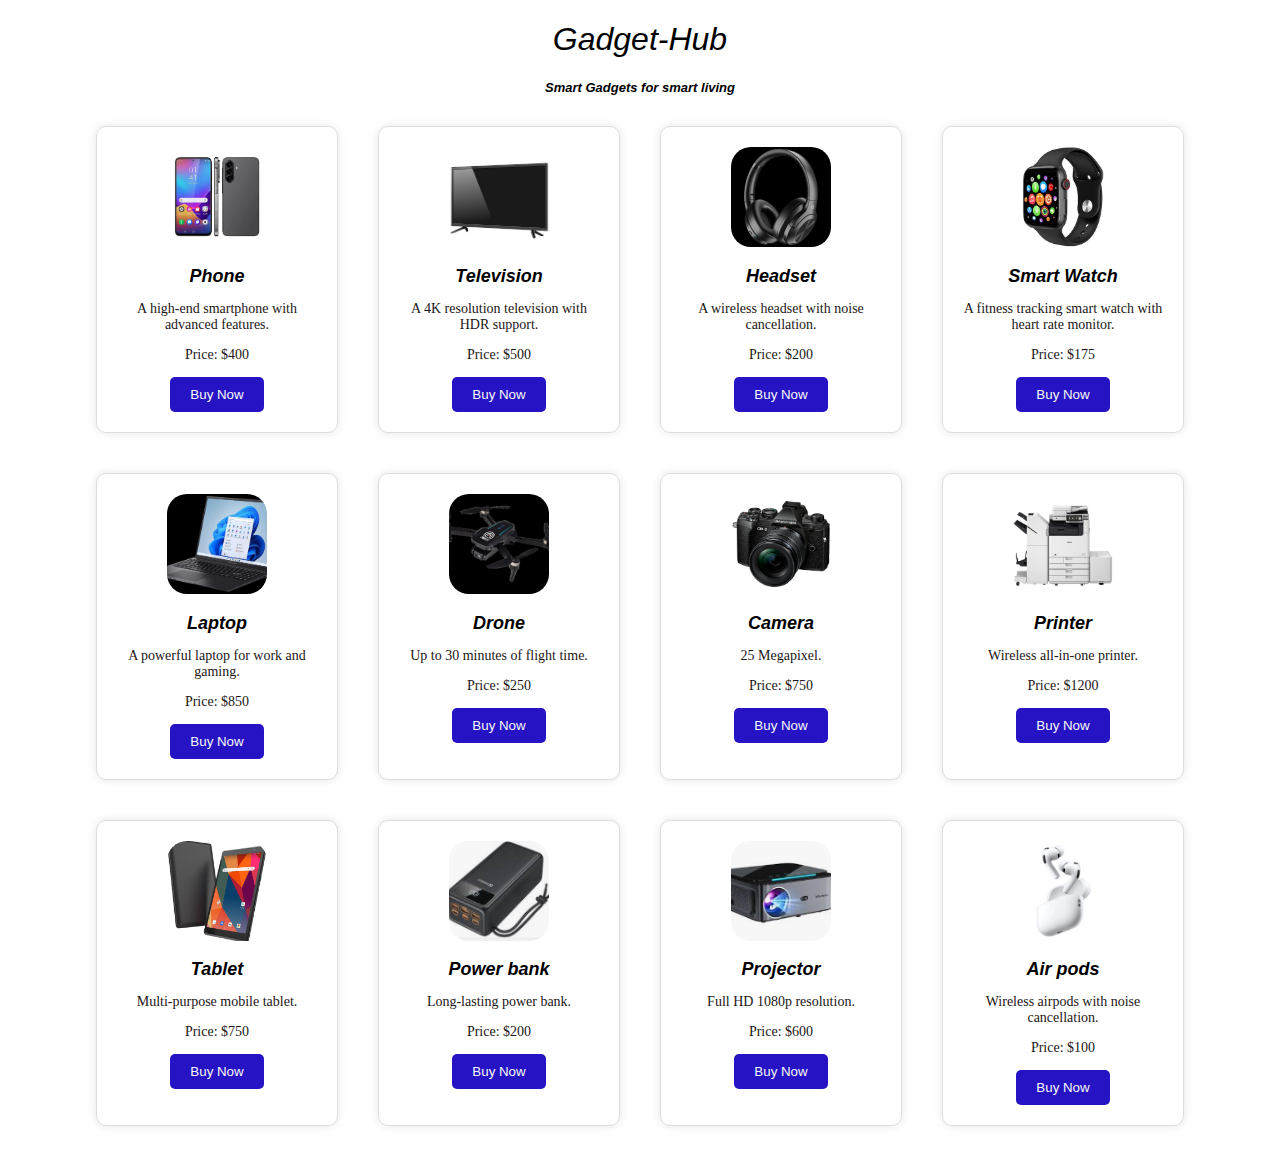
<file: index.html>
<!DOCTYPE html>
<html lang="en">
<head>
  <style>
    h1 {
       text-align: center;
       font-family:'Gill Sans', 'Gill Sans MT', Calibri, 'Trebuchet MS', sans-serif;
       font-style:oblique;
       font-size:xx-large;
       font-weight: 400;
    }
    h2 {
      text-align: center;
      font-family: Arial, Helvetica, sans-serif;
      font-size: small;
      font-style: italic;
    }
  </style>
  <meta charset="UTF-8">
  <meta name="viewport" content="width=device-width, initial-scale=1.0">
  <title>Gadget Store</title>
  <link rel="stylesheet" href="style.css">
</head>
<body>
  <h1>Gadget-Hub</h1>
  <h2>Smart Gadgets for smart living</h2>
  <div class="product-container" id="product-container">
    <!-- products will be generated here -->
  </div>

  <script src="script.js"></script>
</body>
</html>
</file>
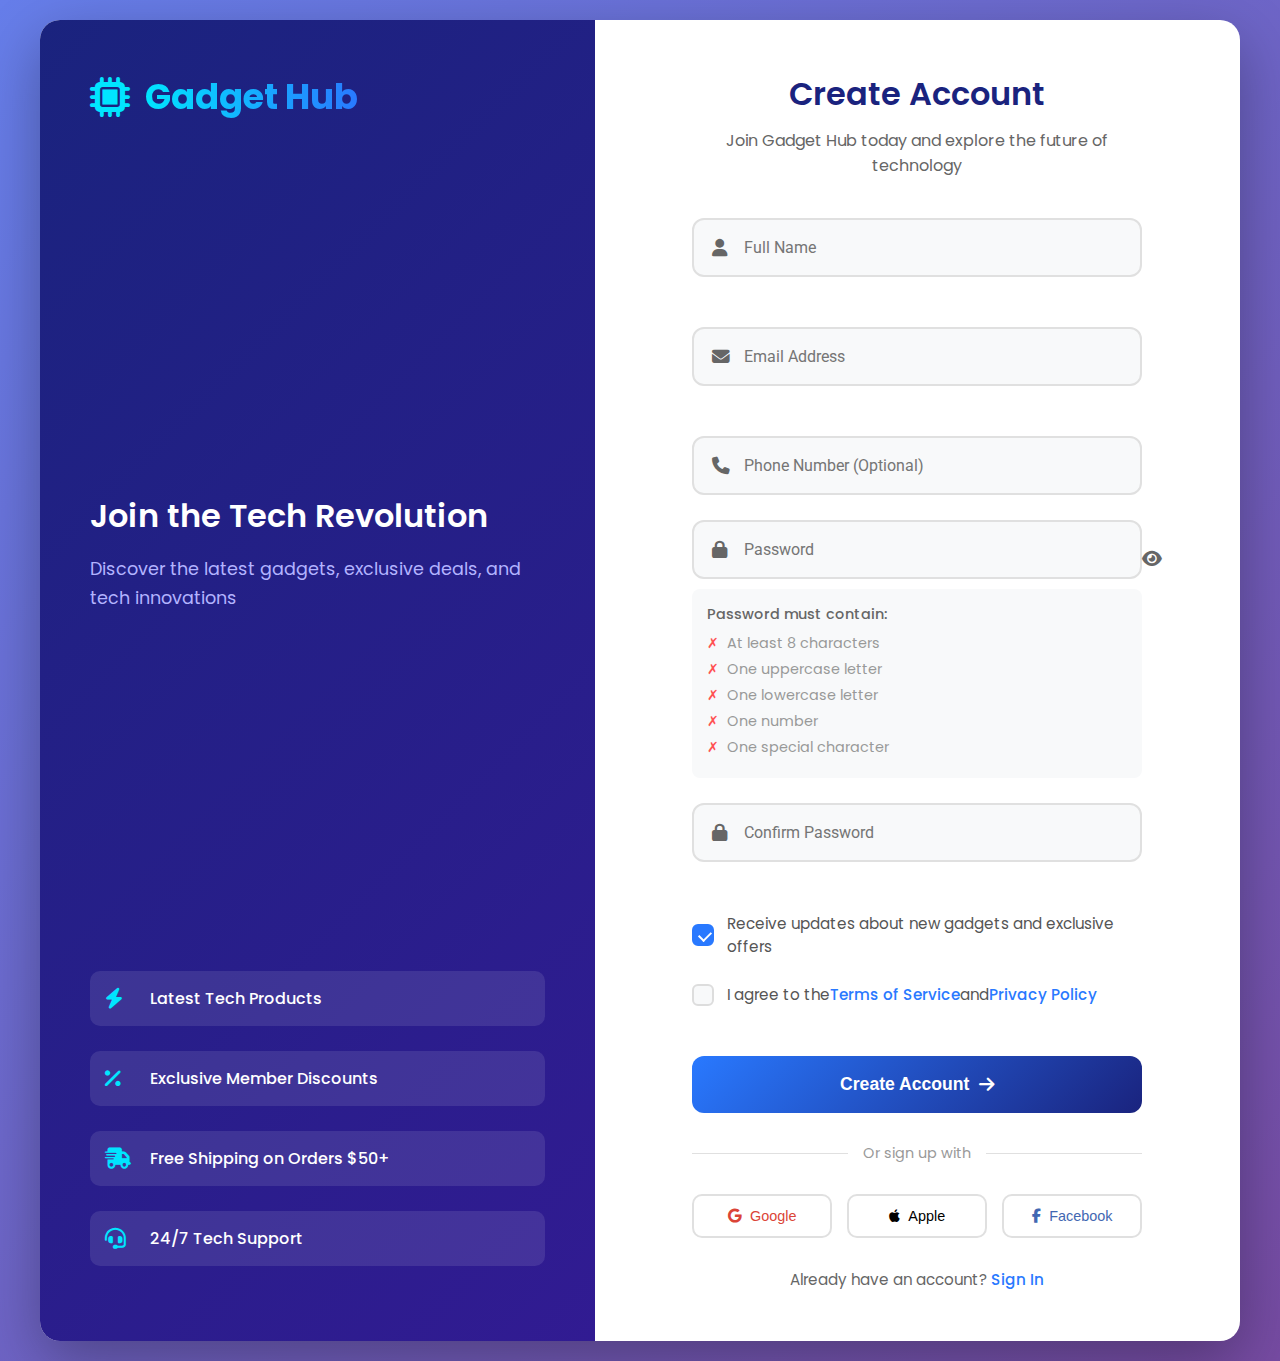
<file: log in.html>
<!DOCTYPE html>
<html lang="en">
<head>
    <meta charset="UTF-8">
    <meta name="viewport" content="width=device-width, initial-scale=1.0">
    <title>Gadget Hub - Sign Up</title>
    <link rel="stylesheet" href="https://cdnjs.cloudflare.com/ajax/libs/font-awesome/6.4.0/css/all.min.css">
    <link href="https://fonts.googleapis.com/css2?family=Poppins:wght@300;400;500;600;700&family=Roboto:wght@300;400;500&display=swap" rel="stylesheet">
    <style>
        * {
            margin: 0;
            padding: 0;
            box-sizing: border-box;
        }

        body {
            font-family: 'Poppins', sans-serif;
            background: linear-gradient(135deg, #667eea 0%, #764ba2 100%);
            min-height: 100vh;
            display: flex;
            justify-content: center;
            align-items: center;
            padding: 20px;
        }

        .container {
            display: flex;
            max-width: 1200px;
            width: 100%;
            background: white;
            border-radius: 20px;
            overflow: hidden;
            box-shadow: 0 20px 60px rgba(0, 0, 0, 0.3);
            min-height: 700px;
        }

        /* Left Section */
        .left-section {
            flex: 1;
            background: linear-gradient(135deg, #1a237e 0%, #311b92 100%);
            color: white;
            padding: 50px;
            display: flex;
            flex-direction: column;
            justify-content: space-between;
        }

        .brand {
            display: flex;
            align-items: center;
            gap: 15px;
            margin-bottom: 40px;
        }

        .logo-icon {
            font-size: 2.5rem;
            color: #00e5ff;
        }

        .brand h1 {
            font-size: 2.2rem;
            font-weight: 700;
            background: linear-gradient(90deg, #00e5ff, #2979ff);
            -webkit-background-clip: text;
            background-clip: text;
            color: transparent;
        }

        .tagline h2 {
            font-size: 2rem;
            margin-bottom: 15px;
            font-weight: 600;
        }

        .tagline p {
            color: #b3b3ff;
            font-size: 1.1rem;
            line-height: 1.6;
        }

        .features {
            margin-top: 30px;
        }

        .feature {
            display: flex;
            align-items: center;
            gap: 15px;
            margin-bottom: 25px;
            padding: 15px;
            background: rgba(255, 255, 255, 0.1);
            border-radius: 10px;
            transition: transform 0.3s, background 0.3s;
        }

        .feature:hover {
            transform: translateX(10px);
            background: rgba(255, 255, 255, 0.15);
        }

        .feature i {
            color: #00e5ff;
            font-size: 1.3rem;
            width: 30px;
        }

        .feature span {
            font-size: 1rem;
            font-weight: 500;
        }

        /* Right Section */
        .right-section {
            flex: 1.2;
            padding: 50px;
            display: flex;
            align-items: center;
            justify-content: center;
        }

        .form-container {
            width: 100%;
            max-width: 450px;
        }

        .form-header {
            margin-bottom: 40px;
            text-align: center;
        }

        .form-header h2 {
            font-size: 2rem;
            color: #1a237e;
            margin-bottom: 10px;
            font-weight: 600;
        }

        .form-header p {
            color: #666;
            font-size: 1rem;
        }

        /* Form Styles */
        .form-group {
            margin-bottom: 25px;
        }

        .input-with-icon {
            position: relative;
            display: flex;
            align-items: center;
        }

        .input-with-icon i {
            position: absolute;
            left: 20px;
            color: #666;
            font-size: 1.1rem;
        }

        .input-with-icon input {
            width: 100%;
            padding: 18px 20px 18px 50px;
            border: 2px solid #e0e0e0;
            border-radius: 12px;
            font-size: 1rem;
            font-family: 'Roboto', sans-serif;
            transition: all 0.3s;
            background: #f8f9fa;
        }

        .input-with-icon input:focus {
            outline: none;
            border-color: #2979ff;
            background: white;
            box-shadow: 0 5px 15px rgba(41, 121, 255, 0.1);
        }

        .toggle-password {
            position: absolute;
            right: 20px;
            background: none;
            border: none;
            color: #666;
            cursor: pointer;
            font-size: 1.1rem;
        }

        /* Password Requirements */
        .password-requirements {
            margin-top: 10px;
            padding: 15px;
            background: #f8f9fa;
            border-radius: 8px;
            font-size: 0.9rem;
        }

        .password-requirements p {
            color: #666;
            margin-bottom: 8px;
            font-weight: 500;
        }

        .password-requirements ul {
            list-style: none;
            padding-left: 0;
        }

        .password-requirements li {
            margin-bottom: 5px;
            color: #999;
            position: relative;
            padding-left: 20px;
        }

        .password-requirements li:before {
            content: '✗';
            position: absolute;
            left: 0;
            color: #ff5252;
        }

        .password-requirements li.valid:before {
            content: '✓';
            color: #4CAF50;
        }

        /* Checkbox */
        .checkbox-container {
            display: flex;
            align-items: center;
            position: relative;
            padding-left: 35px;
            cursor: pointer;
            color: #555;
            font-size: 0.95rem;
            user-select: none;
        }

        .checkbox-container input {
            position: absolute;
            opacity: 0;
            cursor: pointer;
        }

        .checkmark {
            position: absolute;
            left: 0;
            height: 22px;
            width: 22px;
            background-color: #f8f9fa;
            border: 2px solid #ddd;
            border-radius: 6px;
            transition: all 0.3s;
        }

        .checkbox-container:hover input ~ .checkmark {
            border-color: #2979ff;
        }

        .checkbox-container input:checked ~ .checkmark {
            background-color: #2979ff;
            border-color: #2979ff;
        }

        .checkmark:after {
            content: "";
            position: absolute;
            display: none;
        }

        .checkbox-container input:checked ~ .checkmark:after {
            display: block;
        }

        .checkbox-container .checkmark:after {
            left: 7px;
            top: 3px;
            width: 6px;
            height: 10px;
            border: solid white;
            border-width: 0 2px 2px 0;
            transform: rotate(45deg);
        }

        /* Buttons */
        .signup-btn {
            width: 100%;
            padding: 18px;
            background: linear-gradient(135deg, #2979ff 0%, #1a237e 100%);
            color: white;
            border: none;
            border-radius: 12px;
            font-size: 1.1rem;
            font-weight: 600;
            cursor: pointer;
            display: flex;
            justify-content: center;
            align-items: center;
            gap: 10px;
            transition: all 0.3s;
            margin-top: 10px;
        }

        .signup-btn:hover {
            transform: translateY(-2px);
            box-shadow: 0 10px 20px rgba(41, 121, 255, 0.3);
        }

        .signup-btn:active {
            transform: translateY(0);
        }

        /* Divider */
        .divider {
            display: flex;
            align-items: center;
            margin: 30px 0;
            color: #999;
        }

        .divider:before,
        .divider:after {
            content: "";
            flex: 1;
            border-bottom: 1px solid #e0e0e0;
        }

        .divider span {
            padding: 0 15px;
            font-size: 0.9rem;
        }

        /* Social Buttons */
        .social-signup {
            display: grid;
            grid-template-columns: repeat(3, 1fr);
            gap: 15px;
            margin-bottom: 30px;
        }

        .social-btn {
            padding: 12px;
            border: 2px solid #e0e0e0;
            background: white;
            border-radius: 10px;
            font-size: 0.9rem;
            font-weight: 500;
            cursor: pointer;
            display: flex;
            align-items: center;
            justify-content: center;
            gap: 8px;
            transition: all 0.3s;
        }

        .social-btn:hover {
            transform: translateY(-2px);
            box-shadow: 0 5px 15px rgba(0, 0, 0, 0.1);
        }

        .social-btn.google {
            color: #DB4437;
        }

        .social-btn.apple {
            color: #000;
        }

        .social-btn.facebook {
            color: #4267B2;
        }

        /* Links */
        .link {
            color: #2979ff;
            text-decoration: none;
            font-weight: 500;
        }

        .link:hover {
            text-decoration: underline;
        }

        .login-link {
            text-align: center;
            color: #666;
            font-size: 0.95rem;
        }

        /* Error Messages */
        .error-message {
            color: #ff5252;
            font-size: 0.85rem;
            margin-top: 5px;
            min-height: 20px;
        }

        /* Notification */
        .notification {
            position: fixed;
            top: 20px;
            right: 20px;
            background: #4CAF50;
            color: white;
            padding: 20px 25px;
            border-radius: 10px;
            box-shadow: 0 5px 15px rgba(0, 0, 0, 0.2);
            transform: translateX(150%);
            transition: transform 0.5s cubic-bezier(0.68, -0.55, 0.265, 1.55);
            z-index: 1000;
        }

        .notification.show {
            transform: translateX(0);
        }

        .notification-content {
            display: flex;
            align-items: center;
            gap: 10px;
            font-size: 1rem;
            font-weight: 500;
        }

        .notification-content i {
            font-size: 1.3rem;
        }

        /* Responsive Design */
        @media (max-width: 992px) {
            .container {
                flex-direction: column;
                max-width: 600px;
            }
            
            .left-section, .right-section {
                padding: 40px;
            }
            
            .social-signup {
                grid-template-columns: 1fr;
            }
        }

        @media (max-width: 576px) {
            body {
                padding: 10px;
            }
            
            .container {
                border-radius: 15px;
            }
            
            .left-section, .right-section {
                padding: 30px 20px;
            }
            
            .brand h1 {
                font-size: 1.8rem;
            }
            
            .tagline h2 {
                font-size: 1.5rem;
            }
            
            .feature span {
                font-size: 0.9rem;
            }
        }
    </style>
</head>
<body>
    <div class="container">
        <div class="left-section">
            <div class="brand">
                <i class="fas fa-microchip logo-icon"></i>
                <h1>Gadget Hub</h1>
            </div>
            <div class="tagline">
                <h2>Join the Tech Revolution</h2>
                <p>Discover the latest gadgets, exclusive deals, and tech innovations</p>
            </div>
            <div class="features">
                <div class="feature">
                    <i class="fas fa-bolt"></i>
                    <span>Latest Tech Products</span>
                </div>
                <div class="feature">
                    <i class="fas fa-percent"></i>
                    <span>Exclusive Member Discounts</span>
                </div>
                <div class="feature">
                    <i class="fas fa-shipping-fast"></i>
                    <span>Free Shipping on Orders $50+</span>
                </div>
                <div class="feature">
                    <i class="fas fa-headset"></i>
                    <span>24/7 Tech Support</span>
                </div>
            </div>
        </div>

        <div class="right-section">
            <div class="form-container">
                <div class="form-header">
                    <h2>Create Account</h2>
                    <p>Join Gadget Hub today and explore the future of technology</p>
                </div>

                <form id="signupForm">
                    <div class="form-group">
                        <div class="input-with-icon">
                            <i class="fas fa-user"></i>
                            <input type="text" id="fullName" placeholder="Full Name" required>
                        </div>
                        <div class="error-message" id="nameError"></div>
                    </div>

                    <div class="form-group">
                        <div class="input-with-icon">
                            <i class="fas fa-envelope"></i>
                            <input type="email" id="email" placeholder="Email Address" required>
                        </div>
                        <div class="error-message" id="emailError"></div>
                    </div>

                    <div class="form-group">
                        <div class="input-with-icon">
                            <i class="fas fa-phone"></i>
                            <input type="tel" id="phone" placeholder="Phone Number (Optional)">
                        </div>
                    </div>

                    <div class="form-group">
                        <div class="input-with-icon">
                            <i class="fas fa-lock"></i>
                            <input type="password" id="password" placeholder="Password" required>
                            <button type="button" class="toggle-password" id="togglePassword">
                                <i class="fas fa-eye"></i>
                            </button>
                        </div>
                        <div class="password-requirements">
                            <p>Password must contain:</p>
                            <ul>
                                <li id="reqLength">At least 8 characters</li>
                                <li id="reqUpper">One uppercase letter</li>
                                <li id="reqLower">One lowercase letter</li>
                                <li id="reqNumber">One number</li>
                                <li id="reqSpecial">One special character</li>
                            </ul>
                        </div>
                    </div>

                    <div class="form-group">
                        <div class="input-with-icon">
                            <i class="fas fa-lock"></i>
                            <input type="password" id="confirmPassword" placeholder="Confirm Password" required>
                        </div>
                        <div class="error-message" id="confirmPasswordError"></div>
                    </div>

                    <div class="form-group">
                        <label class="checkbox-container">
                            <input type="checkbox" id="newsletter" checked>
                            <span class="checkmark"></span>
                            Receive updates about new gadgets and exclusive offers
                        </label>
                    </div>

                    <div class="form-group">
                        <label class="checkbox-container">
                            <input type="checkbox" id="terms" required>
                            <span class="checkmark"></span>
                            I agree to the <a href="#" class="link">Terms of Service</a> and <a href="#" class="link">Privacy Policy</a>
                        </label>
                        <div class="error-message" id="termsError"></div>
                    </div>

                    <button type="submit" class="signup-btn" id="signupBtn">
                        <span>Create Account</span>
                        <i class="fas fa-arrow-right"></i>
                    </button>

                    <div class="divider">
                        <span>Or sign up with</span>
                    </div>

                    <div class="social-signup">
                        <button type="button" class="social-btn google">
                            <i class="fab fa-google"></i>
                            Google
                        </button>
                        <button type="button" class="social-btn apple">
                            <i class="fab fa-apple"></i>
                            Apple
                        </button>
                        <button type="button" class="social-btn facebook">
                            <i class="fab fa-facebook-f"></i>
                            Facebook
                        </button>
                    </div>

                    <div class="login-link">
                        Already have an account? <a href="#" class="link">Sign In</a>
                    </div>
                </form>
            </div>
        </div>
    </div>

    <div class="notification" id="notification">
        <div class="notification-content">
            <i class="fas fa-check-circle"></i>
            <span>Account created successfully!</span>
        </div>
    </div>

    <script>
        document.addEventListener('DOMContentLoaded', function() {
            // DOM Elements
            const signupForm = document.getElementById('signupForm');
            const passwordInput = document.getElementById('password');
            const confirmPasswordInput = document.getElementById('confirmPassword');
            const togglePasswordBtn = document.getElementById('togglePassword');
            const signupBtn = document.getElementById('signupBtn');
            const notification = document.getElementById('notification');
            
            // Password requirements elements
            const reqLength = document.getElementById('reqLength');
            const reqUpper = document.getElementById('reqUpper');
            const reqLower = document.getElementById('reqLower');
            const reqNumber = document.getElementById('reqNumber');
            const reqSpecial = document.getElementById('reqSpecial');
            
            // Toggle password visibility
            togglePasswordBtn.addEventListener('click', function() {
                const type = passwordInput.getAttribute('type') === 'password' ? 'text' : 'password';
                passwordInput.setAttribute('type', type);
                const icon = this.querySelector('i');
                icon.classList.toggle('fa-eye');
                icon.classList.toggle('fa-eye-slash');
            });
            
            // Validate password in real-time
            passwordInput.addEventListener('input', function() {
                validatePassword(this.value);
                validateConfirmPassword();
            });
            
            // Validate confirm password in real-time
            confirmPasswordInput.addEventListener('input', validateConfirmPassword);
            
            // Validate name on blur
            document.getElementById('fullName').addEventListener('blur', function() {
                const nameError = document.getElementById('nameError');
                if (!this.value.trim()) {
                    nameError.textContent = 'Full name is required';
                } else if (this.value.length < 2) {
                    nameError.textContent = 'Name must be at least 2 characters';
                } else {
                    nameError.textContent = '';
                }
            });
            
            // Validate email on blur
            document.getElementById('email').addEventListener('blur', function() {
                const emailError = document.getElementById('emailError');
                const emailRegex = /^[^\s@]+@[^\s@]+\.[^\s@]+$/;
                
                if (!this.value) {
                    emailError.textContent = 'Email is required';
                } else if (!emailRegex.test(this.value)) {
                    emailError.textContent = 'Please enter a valid email address';
                } else {
                    emailError.textContent = '';
                }
            });
            
            // Validate terms on change
            document.getElementById('terms').addEventListener('change', function() {
                const termsError = document.getElementById('termsError');
                if (!this.checked) {
                    termsError.textContent = 'You must agree to the terms and conditions';
                } else {
                    termsError.textContent = '';
                }
            });
            
            // Validate password strength
            function validatePassword(password) {
                // Check length
                if (password.length >= 8) {
                    reqLength.classList.add('valid');
                } else {
                    reqLength.classList.remove('valid');
                }
                
                // Check uppercase
                if (/[A-Z]/.test(password)) {
                    reqUpper.classList.add('valid');
                } else {
                    reqUpper.classList.remove('valid');
                }
                
                // Check lowercase
                if (/[a-z]/.test(password)) {
                    reqLower.classList.add('valid');
                } else {
                    reqLower.classList.remove('valid');
                }
                
                // Check number
                if (/\d/.test(password)) {
                    reqNumber.classList.add('valid');
                } else {
                    reqNumber.classList.remove('valid');
                }
                
                // Check special character
                if (/[!@#$%^&*()_+\-=\[\]{};':"\\|,.<>\/?]/.test(password)) {
                    reqSpecial.classList.add('valid');
                } else {
                    reqSpecial.classList.remove('valid');
                }
                
                return isPasswordValid(password);
            }
            
            function isPasswordValid(password) {
                return password.length >= 8 &&
                       /[A-Z]/.test(password) &&
                       /[a-z]/.test(password) &&
                       /\d/.test(password) &&
                       /[!@#$%^&*()_+\-=\[\]{};':"\\|,.<>\/?]/.test(password);
            }
            
            // Validate confirm password
            function validateConfirmPassword() {
                const confirmPasswordError = document.getElementById('confirmPasswordError');
                const password = passwordInput.value;
                const confirmPassword = confirmPasswordInput.value;
                
                if (!confirmPassword) {
                    confirmPasswordError.textContent = 'Please confirm your password';
                    return false;
                } else if (password !== confirmPassword) {
                    confirmPasswordError.textContent = 'Passwords do not match';
                    return false;
                } else {
                    confirmPasswordError.textContent = '';
                    return true;
                }
            }
            
            // Validate phone number (optional)
            function validatePhone(phone) {
                if (!phone) return true; // Phone is optional
                const phoneRegex = /^[\+]?[1-9][\d]{0,15}$/;
                return phoneRegex.test(phone.replace(/[\s\-\(\)]/g, ''));
            }
            
            // Show notification
            function showNotification(message, isError = false) {
                const notificationContent = notification.querySelector('span');
                const icon = notification.querySelector('i');
                
                if (isError) {
                    notification.style.background = '#ff5252';
                    icon.className = 'fas fa-exclamation-circle';
                } else {
                    notification.style.background = '#4CAF50';
                    icon.className = 'fas fa-check-circle';
                }
                
                notificationContent.textContent = message;
                notification.classList.add('show');
                
                setTimeout(() => {
                    notification.classList.remove('show');
                }, 3000);
            }
            
            // Simulate social signup
            document.querySelectorAll('.social-btn').forEach(button => {
                button.addEventListener('click', function() {
                    const platform = this.classList.contains('google') ? 'Google' :
                                   this.classList.contains('apple') ? 'Apple' : 'Facebook';
                    showNotification(`Signing up with ${platform}...`);
                });
            });
            
            // Form submission
            signupForm.addEventListener('submit', function(e) {
                e.preventDefault();
                
                // Get form values
                const fullName = document.getElementById('fullName').value.trim();
                const email = document.getElementById('email').value.trim();
                const phone = document.getElementById('phone').value.trim();
                const password = passwordInput.value;
                const confirmPassword = confirmPasswordInput.value;
                const newsletter = document.getElementById('newsletter').checked;
                const terms = document.getElementById('terms').checked;
                
                // Validate all fields
                let isValid = true;
                
                // Validate name
                if (!fullName || fullName.length < 2) {
                    document.getElementById('nameError').textContent = 'Please enter a valid name (min 2 characters)';
                    isValid = false;
                }
                
                // Validate email
                const emailRegex = /^[^\s@]+@[^\s@]+\.[^\s@]+$/;
                if (!email || !emailRegex.test(email)) {
                    document.getElementById('emailError').textContent = 'Please enter a valid email address';
                    isValid = false;
                }
                
                // Validate password
                if (!isPasswordValid(password)) {
                    showNotification('Please fix all password requirements', true);
                    isValid = false;
                }
                
                // Validate confirm password
                if (!validateConfirmPassword()) {
                    isValid = false;
                }
                
                // Validate phone
                if (phone && !validatePhone(phone)) {
                    showNotification('Please enter a valid phone number', true);
                    isValid = false;
                }
                
                // Validate terms
                if (!terms) {
                    document.getElementById('termsError').textContent = 'You must agree to the terms and conditions';
                    isValid = false;
                }
                
                if (isValid) {
                    // Show loading state
                    const originalText = signupBtn.innerHTML;
                    signupBtn.innerHTML = '<i class="fas fa-spinner fa-spin"></i> Creating Account...';
                    signupBtn.disabled = true;
                    
                    // Simulate API call
                    setTimeout(() => {
                        // Create user object
                        const user = {
                            fullName,
                            email,
                            phone: phone || null,
                            newsletter,
                            createdAt: new Date().toISOString()
                        };
                        
                        // Store in localStorage (for demo purposes)
                        localStorage.setItem('gadgetHubUser', JSON.stringify(user));
                        
                        // Show success message
                        showNotification(`Welcome to Gadget Hub, ${fullName.split(' ')[0]}!`);
                        
                        // Reset form
                        signupForm.reset();
                        document.querySelectorAll('.error-message').forEach(el => el.textContent = '');
                        document.querySelectorAll('.password-requirements li').forEach(el => el.classList.remove('valid'));
                        
                        // Reset button
                        signupBtn.innerHTML = originalText;
                        signupBtn.disabled = false;
                        
                        // In a real app, you would redirect to dashboard
                        console.log('User registered:', user);
                        
                    }, 1500);
                }
            });
            
            // Add animation to form inputs on focus
            document.querySelectorAll('.input-with-icon input').forEach(input => {
                input.addEventListener('focus', function() {
                    this.parentElement.style.transform = 'scale(1.02)';
                });
                
                input.addEventListener('blur', function() {
                    this.parentElement.style.transform = 'scale(1)';
                });
            });
            
            // Add hover effect to social buttons
            document.querySelectorAll('.social-btn').forEach(button => {
                button.addEventListener('mouseenter', function() {
                    const color = this.classList.contains('google') ? '#DB4437' :
                                 this.classList.contains('apple') ? '#000' : '#4267B2';
                    this.style.borderColor = color;
                    this.style.color = color;
                });
                
                button.addEventListener('mouseleave', function() {
                    this.style.borderColor = '#e0e0e0';
                    this.style.color = this.classList.contains('google') ? '#DB4437' :
                                      this.classList.contains('apple') ? '#000' : '#4267B2';
                });
            });
        });
    </script>
</body>
</html>
</file>
<file: style.css>
.product-container {
  display: flex;
  flex-wrap: wrap;
  justify-content: center;
}

.product {
  margin: 20px;
  padding: 20px;
  border: 1px solid #ddd;
  border-radius: 10px;
  box-shadow: 0 0 10px rgba(0, 0, 0, 0.1);
  width: 200px;
  text-align: center;
}

.product img {
  width: 100px;
  height: 100px;
  object-fit: cover;
  border-radius: 20px;
}

.product h2 {
  font-size: 18px;
  margin-bottom: 10px;
}

.product p {
  font-size: 14px;
  color: #1d1616;
}

.product button {
  background-color: #2614c4;
  color: #f8f7f7;
  padding: 10px 20px;
  border: none;
  border-radius: 5px;
  cursor: pointer;
}
</file>
